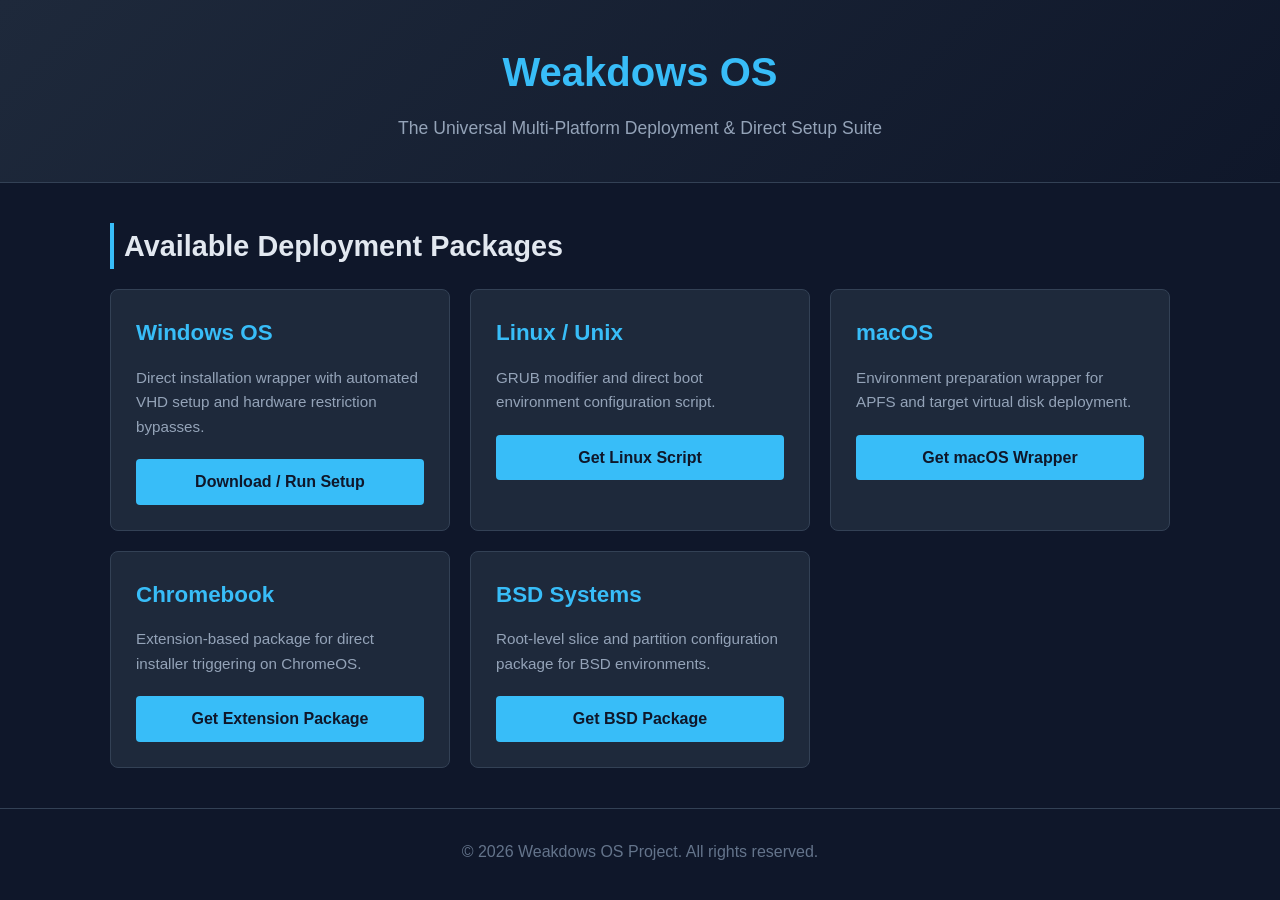
<file: index.html>
<!DOCTYPE html>
<html lang="en" dir="ltr">
<head>
    <meta charset="UTF-8">
    <meta name="viewport" content="width=device-width, initial-scale=1.0">
    <title>Weakdows OS - Universal Direct Deployment Suite</title>
    <style>
        * { box-sizing: border-box; margin: 0; padding: 0; font-family: 'Segoe UI', Tahoma, Geneva, Verdana, sans-serif; }
        body { background-color: #0f172a; color: #f8fafc; line-height: 1.6; }
        header { background: linear-gradient(135deg, #1e293b, #0f172a); padding: 40px 20px; text-align: center; border-bottom: 1px solid #334155; }
        header h1 { font-size: 2.5rem; color: #38bdf8; margin-bottom: 10px; }
        header p { color: #94a3b8; font-size: 1.1rem; }
        .container { max-width: 1100px; margin: 40px auto; padding: 0 20px; }
        .section-title { font-size: 1.8rem; margin-bottom: 20px; color: #e2e8f0; border-left: 4px solid #38bdf8; padding-left: 10px; }
        .grid { display: grid; grid-template-columns: repeat(auto-fit, minmax(280px, 1fr)); gap: 20px; margin-bottom: 40px; }
        .card { background: #1e293b; border: 1px solid #334155; border-radius: 8px; padding: 25px; transition: transform 0.2s, border-color 0.2s; }
        .card:hover { transform: translateY(-5px); border-color: #38bdf8; }
        .card h3 { color: #38bdf8; margin-bottom: 15px; font-size: 1.4rem; }
        .card p { color: #94a3b8; margin-bottom: 20px; font-size: 0.95rem; }
        .btn { display: inline-block; background: #38bdf8; color: #0f172a; padding: 10px 20px; border-radius: 4px; text-decoration: none; font-weight: bold; text-align: center; width: 100%; transition: background 0.2s; }
        .btn:hover { background: #0ea5e9; }
        footer { text-align: center; padding: 30px; color: #64748b; border-top: 1px solid #334155; margin-top: 40px; }
    </style>
</head>
<body>

    <header>
        <h1>Weakdows OS</h1>
        <p>The Universal Multi-Platform Deployment & Direct Setup Suite</p>
    </header>

    <div class="container">
        <h2 class="section-title">Available Deployment Packages</h2>

        <div class="grid">
            <!-- Windows -->
            <div class="card">
                <h3>Windows OS</h3>
                <p>Direct installation wrapper with automated VHD setup and hardware restriction bypasses.</p>
                <a href="Setup_installer/windows/setup.bat" class="btn">Download / Run Setup</a>
            </div>

            <!-- Linux / Unix -->
            <div class="card">
                <h3>Linux / Unix</h3>
                <p>GRUB modifier and direct boot environment configuration script.</p>
                <a href="Setup_installer/linux_unix/weak_install.sh" class="btn">Get Linux Script</a>
            </div>

            <!-- macOS -->
            <div class="card">
                <h3>macOS</h3>
                <p>Environment preparation wrapper for APFS and target virtual disk deployment.</p>
                <a href="Setup_installer/macos/installer.sh" class="btn">Get macOS Wrapper</a>
            </div>

            <!-- Chromebook -->
            <div class="card">
                <h3>Chromebook</h3>
                <p>Extension-based package for direct installer triggering on ChromeOS.</p>
                <a href="Setup_installer/chromebook/weak_chrome_ext.tar" class="btn">Get Extension Package</a>
            </div>

            <!-- BSD -->
            <div class="card">
                <h3>BSD Systems</h3>
                <p>Root-level slice and partition configuration package for BSD environments.</p>
                <a href="Setup_installer/bsd/weak_bsd_pkg.sh" class="btn">Get BSD Package</a>
            </div>
        </div>
    </div>

    <footer>
        <p>&copy; 2026 Weakdows OS Project. All rights reserved.</p>
    </footer>

</body>
</html>
</file>
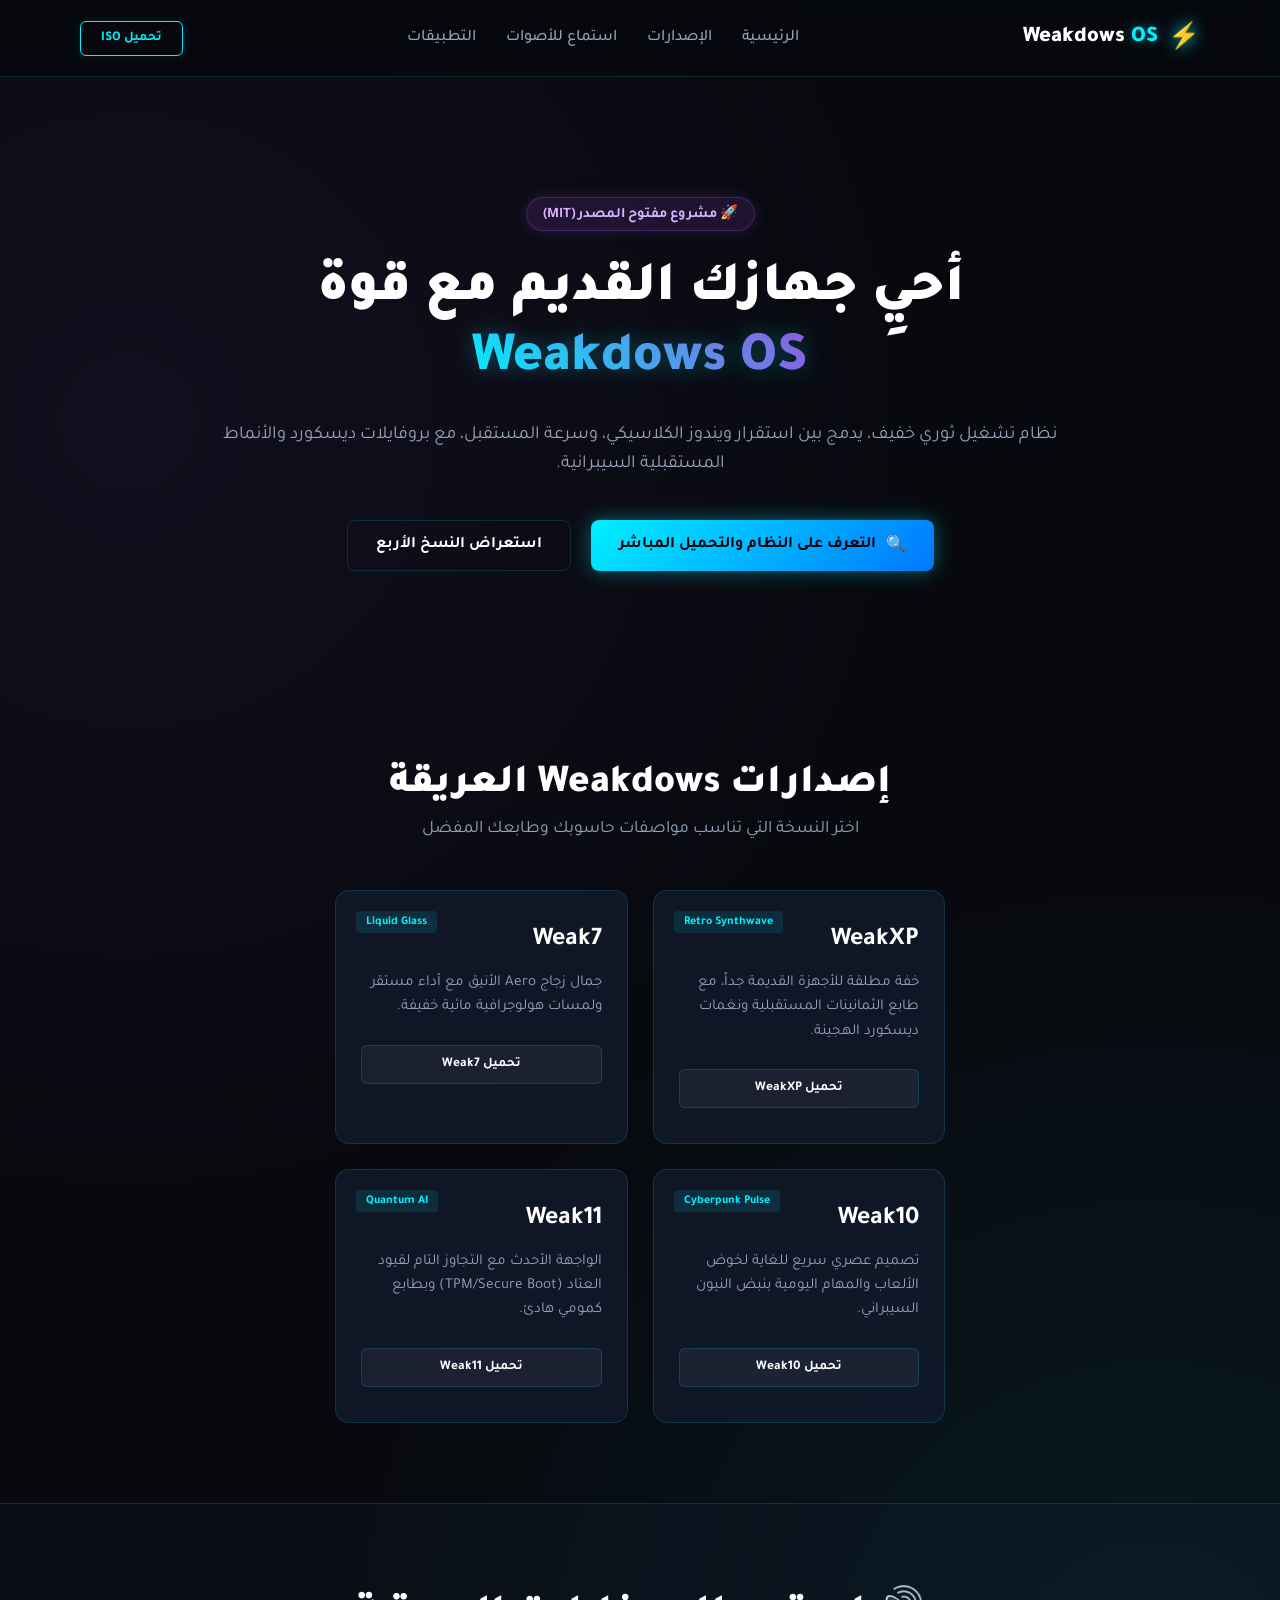
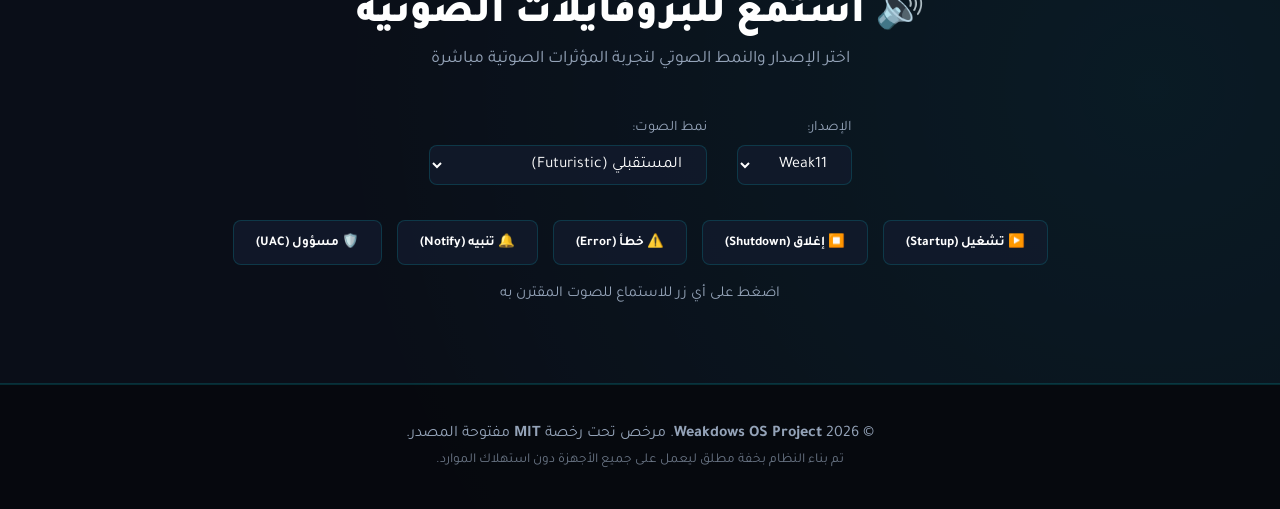
<file: web/index.html>
<!DOCTYPE html>
<html lang="ar" dir="rtl">
<head>
    <meta charset="UTF-8">
    <meta name="viewport" content="width=device-width, initial-scale=1.0">
    <title>Weakdows OS | نظام التشغيل الخفيف والذكي</title>
    <!-- ربط ملف التنسيقات CSS -->
    <link rel="stylesheet" href="style.css">
    <!-- خط Tajawal لتصميم أنيق وعصري -->
    <link rel="preconnect" href="https://fonts.googleapis.com">
    <link rel="preconnect" href="https://fonts.gstatic.com" crossorigin>
    <link href="https://fonts.googleapis.com/css2?family=Tajawal:wght@300;400;700;900&display=swap" rel="stylesheet">
</head>
<body>

    <!-- شريط الملاحة علوي -->
    <header class="navbar">
        <div class="logo-container">
            <span class="logo-icon">⚡</span>
            <span class="logo-text">Weakdows <span class="highlight">OS</span></span>
        </div>
        <nav class="nav-links">
            <a href="#hero">الرئيسية</a>
            <a href="#editions">الإصدارات</a>
            <a href="#audio-preview">استماع للأصوات</a>
            <a href="#apps">التطبيقات</a>
        </nav>
        <button id="quick-download-btn" class="btn-download-nav">تحميل ISO</button>
    </header>

    <!-- واجهة البداية الرئيسي (Hero Section) -->
    <section id="hero" class="hero">
        <div class="hero-content">
            <div class="badge">🚀 مشروع مفتوح المصدر (MIT)</div>
            <h1>أحيِ جهازك القديم مع قوة <br><span class="cyber-text">Weakdows OS</span></h1>
            <p>نظام تشغيل ثوري خفيف، يدمج بين استقرار ويندوز الكلاسيكي، وسرعة المستقبل، مع بروفايلات ديسكورد والأنماط المستقبلية السيبرانية.</p>
            
            <div class="hero-actions">
                <button id="auto-detect-btn" class="btn-primary">
                    <span class="btn-icon">🔍</span>
                    التعرف على النظام والتحميل المباشر
                </button>
                <a href="#editions" class="btn-secondary">استعراض النسخ الأربع</a>
            </div>

            <div id="detection-result" class="detection-box hidden">
                <p id="detection-text">جاري فحص عتاد جهازك...</p>
            </div>
        </div>
    </section>

    <!-- قسم الأغراض والإصدارات الأربعة -->
    <section id="editions" class="section-container">
        <h2 class="section-title">إصدارات Weakdows العريقة</h2>
        <p class="section-subtitle">اختر النسخة التي تناسب مواصفات حاسوبك وطابعك المفضل</p>

        <div class="editions-grid">
            <!-- WeakXP -->
            <div class="edition-card xp">
                <div class="edition-badge">Retro Synthwave</div>
                <h3>WeakXP</h3>
                <p>خفة مطلقة للأجهزة القديمة جداً، مع طابع الثمانينات المستقبلية ونغمات ديسكورد الهجينة.</p>
                <button class="btn-card-download" data-edition="xp">تحميل WeakXP</button>
            </div>

            <!-- Weak7 -->
            <div class="edition-card weak7">
                <div class="edition-badge">Liquid Glass</div>
                <h3>Weak7</h3>
                <p>جمال زجاج Aero الأنيق مع أداء مستقر ولمسات هولوجرافية مائية خفيفة.</p>
                <button class="btn-card-download" data-edition="weak7">تحميل Weak7</button>
            </div>

            <!-- Weak10 -->
            <div class="edition-card weak10">
                <div class="edition-badge">Cyberpunk Pulse</div>
                <h3>Weak10</h3>
                <p>تصميم عصري سريع للغاية لخوض الألعاب والمهام اليومية بنبض النيون السيبراني.</p>
                <button class="btn-card-download" data-edition="weak10">تحميل Weak10</button>
            </div>

            <!-- Weak11 -->
            <div class="edition-card weak11">
                <div class="edition-badge">Quantum AI</div>
                <h3>Weak11</h3>
                <p>الواجهة الأحدث مع التجاوز التام لقيود العتاد (TPM/Secure Boot) وبطابع كمومي هادئ.</p>
                <button class="btn-card-download" data-edition="weak11">تحميل Weak11</button>
            </div>
        </div>
    </section>

    <!-- قسم المعاينة الصوتية التفاعلية -->
    <section id="audio-preview" class="section-container audio-section">
        <h2 class="section-title">🔊 استمع للبروفايلات الصوتية</h2>
        <p class="section-subtitle">اختر الإصدار والنمط الصوتي لتجربة المؤثرات الصوتية مباشرة</p>

        <div class="audio-controls">
            <div class="selector-group">
                <label>الإصدار:</label>
                <select id="audio-edition-select">
                    <option value="xp">WeakXP</option>
                    <option value="weak7">Weak7</option>
                    <option value="weak10">Weak10</option>
                    <option value="weak11" selected>Weak11</option>
                </select>
            </div>

            <div class="selector-group">
                <label>نمط الصوت:</label>
                <select id="audio-profile-select">
                    <option value="normal">العادي (Normal)</option>
                    <option value="discord">هجين ديسكورد (Discord Hybrid)</option>
                    <option value="futuristic" selected>المستقبلي (Futuristic)</option>
                </select>
            </div>
        </div>

        <div class="sound-buttons-grid">
            <button class="btn-sound" data-event="startup">▶️ تشغيل (Startup)</button>
            <button class="btn-sound" data-event="shutdown">⏹️ إغلاق (Shutdown)</button>
            <button class="btn-sound" data-event="error">⚠️ خطأ (Error)</button>
            <button class="btn-sound" data-event="notify">🔔 تنبيه (Notify)</button>
            <button class="btn-sound" data-event="uac_prompt">🛡️ مسؤول (UAC)</button>
        </div>
        
        <div id="audio-status" class="audio-status-text">اضغط على أي زر للاستماع للصوت المقترن به</div>
    </section>

    <!-- التذييل السفلي -->
    <footer class="footer">
        <div class="footer-content">
            <p>&copy; 2026 <strong>Weakdows OS Project</strong>. مرخص تحت رخصة <strong>MIT</strong> مفتوحة المصدر.</p>
            <p class="footer-subtext">تم بناء النظام بخفة مطلق ليعمل على جميع الأجهزة دون استهلاك الموارد.</p>
        </div>
    </footer>

    <!-- ربط ملف البرمجة والتفاعل JS -->
    <script src="detect.js"></script>
</body>
</html>
</file>
<file: web/style.css>
/* =====================================================================
   Weakdows OS - Official Cyberpunk Web Stylesheet
   ================================================================     */

:root {
    --bg-color: #07090e;
    --card-bg: rgba(19, 27, 46, 0.75);
    --accent-cyan: #00f0ff;
    --accent-purple: #9d4edd;
    --accent-pink: #ff007f;
    --text-main: #ffffff;
    --text-muted: #94a3b8;
    --border-glass: rgba(0, 240, 255, 0.15);
}

* {
    box-sizing: border-box;
    margin: 0;
    padding: 0;
    font-family: 'Tajawal', sans-serif;
    scroll-behavior: smooth;
}

body {
    background-color: var(--bg-color);
    color: var(--text-main);
    min-height: 100vh;
    display: flex;
    flex-direction: column;
    overflow-x: hidden;
    background-image: 
        radial-gradient(circle at 10% 20%, rgba(157, 78, 221, 0.08) 0%, transparent 40%),
        radial-gradient(circle at 90% 80%, rgba(0, 240, 255, 0.08) 0%, transparent 40%);
}

/* --- شريط التنقل العلوي --- */
.navbar {
    display: flex;
    justify-content: space-between;
    align-items: center;
    padding: 20px 80px;
    background: rgba(7, 9, 14, 0.85);
    backdrop-filter: blur(12px);
    border-bottom: 1px solid var(--border-glass);
    position: sticky;
    top: 0;
    z-index: 1000;
}

.logo-container {
    display: flex;
    align-items: center;
    gap: 10px;
    font-size: 1.4rem;
    font-weight: 900;
}

.logo-icon {
    font-size: 1.6rem;
    filter: drop-shadow(0 0 8px var(--accent-cyan));
}

.highlight {
    color: var(--accent-cyan);
    text-shadow: 0 0 12px rgba(0, 240, 255, 0.5);
}

.nav-links {
    display: flex;
    gap: 30px;
}

.nav-links a {
    color: var(--text-muted);
    text-decoration: none;
    font-weight: 500;
    transition: color 0.3s ease;
}

.nav-links a:hover {
    color: var(--accent-cyan);
    text-shadow: 0 0 8px rgba(0, 240, 255, 0.4);
}

.btn-download-nav {
    background: transparent;
    color: var(--accent-cyan);
    border: 1px solid var(--accent-cyan);
    padding: 8px 20px;
    border-radius: 6px;
    font-weight: bold;
    cursor: pointer;
    transition: all 0.3s ease;
    box-shadow: 0 0 10px rgba(0, 240, 255, 0.1);
}

.btn-download-nav:hover {
    background: var(--accent-cyan);
    color: #000;
    box-shadow: 0 0 20px rgba(0, 240, 255, 0.6);
}

/* --- قسم الواجهة الرئيسي (Hero) --- */
.hero {
    text-align: center;
    padding: 120px 20px 80px;
    max-width: 900px;
    margin: 0 auto;
}

.badge {
    display: inline-block;
    background: rgba(157, 78, 221, 0.15);
    border: 1px solid rgba(157, 78, 221, 0.3);
    color: #d8b4fe;
    padding: 6px 16px;
    border-radius: 20px;
    font-size: 0.9rem;
    font-weight: bold;
    margin-bottom: 25px;
    box-shadow: 0 0 15px rgba(157, 78, 221, 0.2);
}

.hero h1 {
    font-size: 3.5rem;
    font-weight: 900;
    line-height: 1.25;
    margin-bottom: 25px;
}

.cyber-text {
    background: linear-gradient(45deg, var(--accent-cyan), var(--accent-purple));
    -webkit-background-clip: text;
    -webkit-text-fill-color: transparent;
    text-shadow: 0 0 25px rgba(0, 240, 255, 0.3);
}

.hero p {
    color: var(--text-muted);
    font-size: 1.15rem;
    line-height: 1.6;
    margin-bottom: 40px;
}

.hero-actions {
    display: flex;
    justify-content: center;
    gap: 20px;
    flex-wrap: wrap;
    margin-bottom: 30px;
}

.btn-primary, .btn-secondary {
    padding: 14px 28px;
    border-radius: 8px;
    font-weight: bold;
    cursor: pointer;
    text-decoration: none;
    font-size: 1rem;
    transition: all 0.3s ease;
    display: flex;
    align-items: center;
    gap: 10px;
}

.btn-primary {
    background: linear-gradient(135deg, var(--accent-cyan), #0077ff);
    color: #000;
    border: none;
    box-shadow: 0 0 20px rgba(0, 240, 255, 0.4);
}

.btn-primary:hover {
    transform: translateY(-3px);
    box-shadow: 0 0 30px rgba(0, 240, 255, 0.7);
}

.btn-secondary {
    background: transparent;
    color: var(--text-main);
    border: 1px solid var(--border-glass);
}

.btn-secondary:hover {
    border-color: var(--accent-cyan);
    color: var(--accent-cyan);
}

.detection-box {
    background: rgba(0, 240, 255, 0.05);
    border: 1px dashed var(--accent-cyan);
    padding: 15px 20px;
    border-radius: 8px;
    max-width: 500px;
    margin: 20px auto 0;
    color: var(--accent-cyan);
    font-weight: bold;
}

.hidden {
    display: none;
}

/* --- الحاويات والأقسام العامة --- */
.section-container {
    padding: 80px 20px;
    max-width: 1200px;
    margin: 0 auto;
    text-align: center;
}

.section-title {
    font-size: 2.5rem;
    font-weight: 900;
    margin-bottom: 10px;
}

.section-subtitle {
    color: var(--text-muted);
    font-size: 1.1rem;
    margin-bottom: 50px;
}

/* --- بطاقات الإصدارات --- */
.editions-grid {
    display: grid;
    grid-template-columns: repeat(auto-fit, minmax(260px, 1fr));
    gap: 25px;
}

.edition-card {
    background: var(--card-bg);
    border: 1px solid var(--border-glass);
    backdrop-filter: blur(10px);
    padding: 35px 25px;
    border-radius: 14px;
    text-align: right;
    position: relative;
    overflow: hidden;
    transition: transform 0.3s ease, border-color 0.3s ease, box-shadow 0.3s ease;
}

.edition-card:hover {
    transform: translateY(-8px);
    border-color: var(--accent-cyan);
    box-shadow: 0 10px 30px rgba(0, 240, 255, 0.15);
}

.edition-badge {
    position: absolute;
    top: 20px;
    left: 20px;
    background: rgba(0, 240, 255, 0.1);
    color: var(--accent-cyan);
    font-size: 0.75rem;
    padding: 4px 10px;
    border-radius: 4px;
    font-weight: bold;
}

.edition-card h3 {
    font-size: 1.6rem;
    margin-bottom: 15px;
    color: var(--text-main);
}

.edition-card p {
    color: var(--text-muted);
    font-size: 0.95rem;
    line-height: 1.6;
    margin-bottom: 25px;
}

.btn-card-download {
    width: 100%;
    background: rgba(255, 255, 255, 0.05);
    color: var(--text-main);
    border: 1px solid var(--border-glass);
    padding: 10px;
    border-radius: 6px;
    font-weight: bold;
    cursor: pointer;
    transition: all 0.3s ease;
}

.edition-card:hover .btn-card-download {
    background: var(--accent-cyan);
    color: #000;
    border-color: var(--accent-cyan);
}

/* --- قسم المعاينة الصوتية --- */
.audio-section {
    background: rgba(19, 27, 46, 0.3);
    border-top: 1px solid var(--border-glass);
    border-bottom: 1px solid var(--border-glass);
    width: 100%;
    max-width: 100%;
}

.audio-controls {
    display: flex;
    justify-content: center;
    gap: 30px;
    margin-bottom: 35px;
    flex-wrap: wrap;
}

.selector-group {
    display: flex;
    flex-direction: column;
    align-items: flex-start;
    gap: 8px;
}

.selector-group label {
    color: var(--text-muted);
    font-size: 0.9rem;
}

.selector-group select {
    background: var(--card-bg);
    color: var(--text-main);
    border: 1px solid var(--border-glass);
    padding: 10px 20px;
    border-radius: 8px;
    font-size: 1rem;
    outline: none;
    cursor: pointer;
    transition: border-color 0.3s ease;
}

.selector-group select:focus {
    border-color: var(--accent-cyan);
}

.sound-buttons-grid {
    display: flex;
    justify-content: center;
    gap: 15px;
    flex-wrap: wrap;
    margin-bottom: 20px;
}

.btn-sound {
    background: var(--card-bg);
    color: var(--text-main);
    border: 1px solid var(--border-glass);
    padding: 12px 22px;
    border-radius: 8px;
    font-weight: bold;
    cursor: pointer;
    transition: all 0.3s ease;
}

.btn-sound:hover {
    background: rgba(0, 240, 255, 0.15);
    border-color: var(--accent-cyan);
    color: var(--accent-cyan);
    transform: translateY(-2px);
}

.audio-status-text {
    color: var(--text-muted);
    font-size: 0.95rem;
    margin-top: 15px;
}

/* --- التذييل السفلي (Footer) --- */
.footer {
    text-align: center;
    padding: 40px 20px;
    background: rgba(7, 9, 14, 0.95);
    border-top: 1px solid var(--border-glass);
    color: var(--text-muted);
    margin-top: auto;
}

.footer-content {
    max-width: 800px;
    margin: 0 auto;
}

.footer-subtext {
    font-size: 0.85rem;
    margin-top: 8px;
    opacity: 0.7;
}

/* --- التجاوب مع الهواتف والشاشات الصغيرة --- */
@media (max-width: 768px) {
    .navbar {
        padding: 15px 20px;
    }
    .nav-links {
        display: none;
    }
    .hero h1 {
        font-size: 2.3rem;
    }
    .hero {
        padding: 80px 15px 50px;
    }
}
</file>
